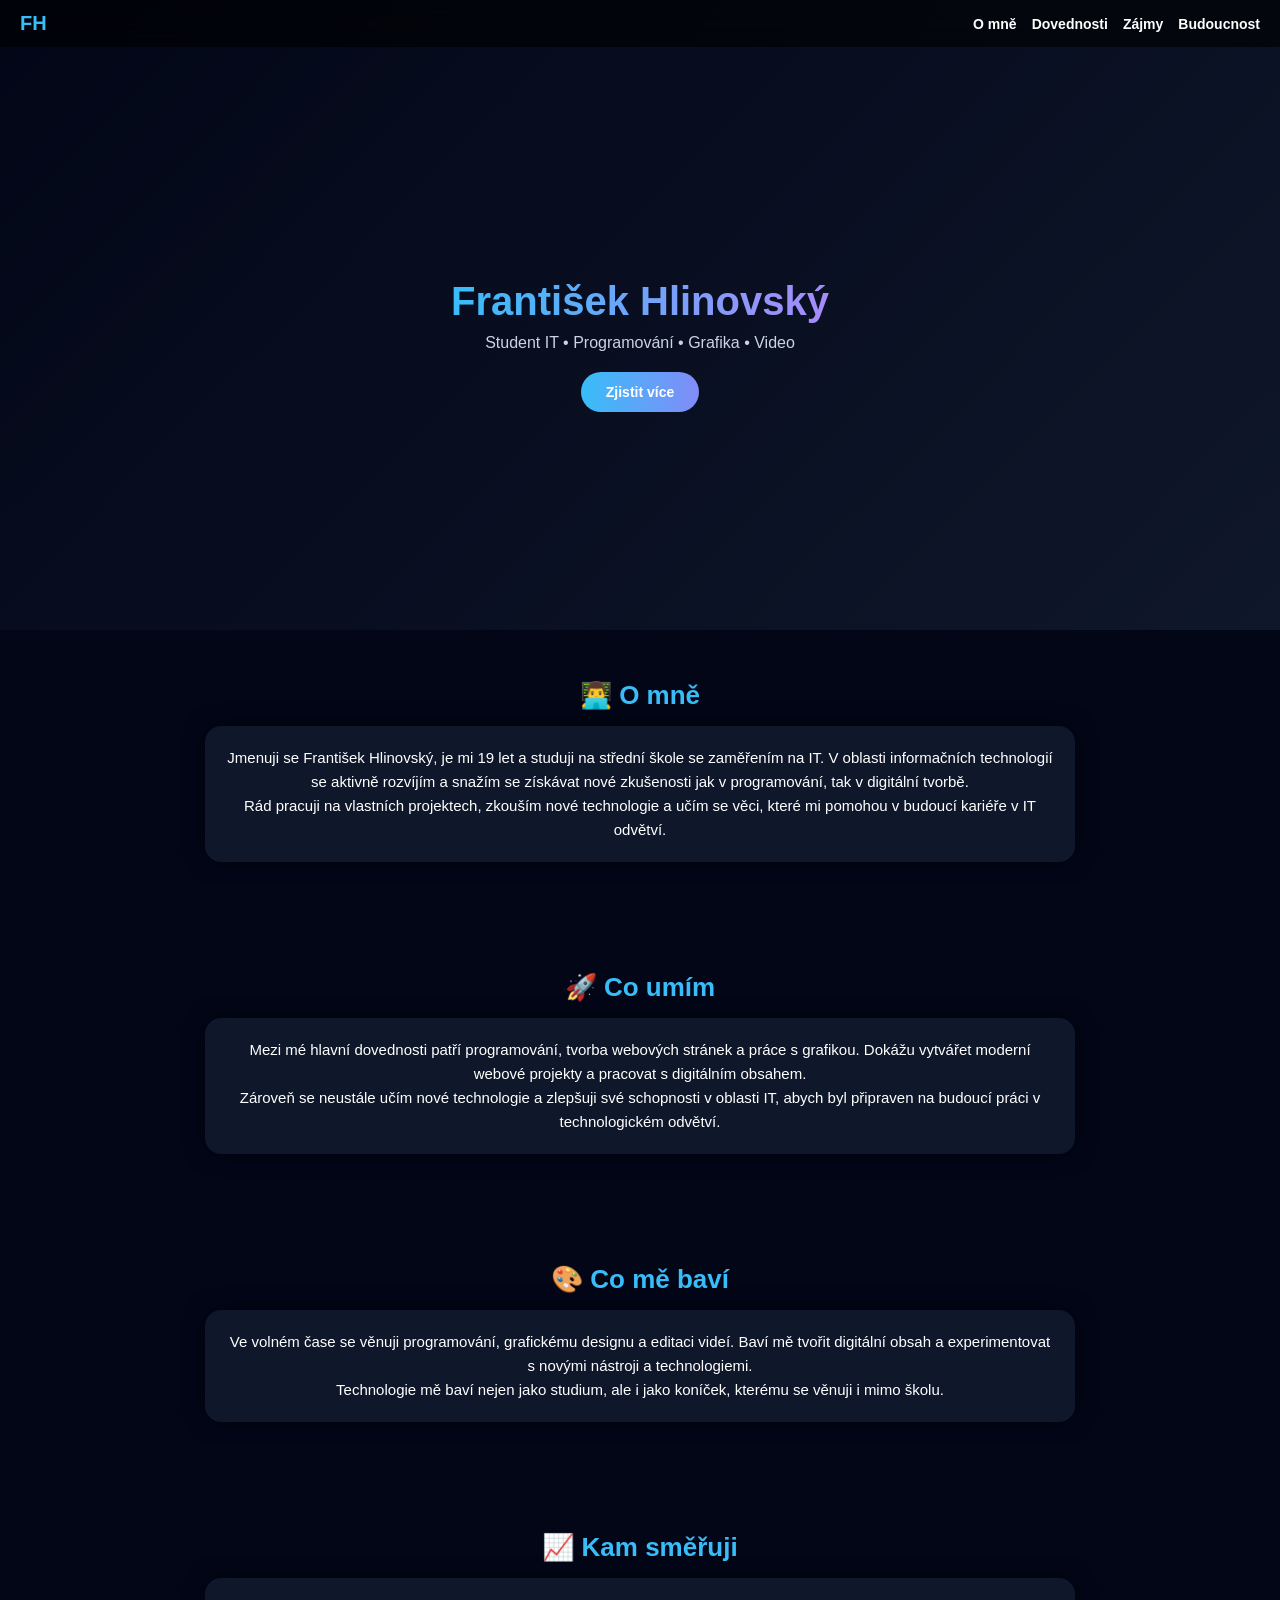
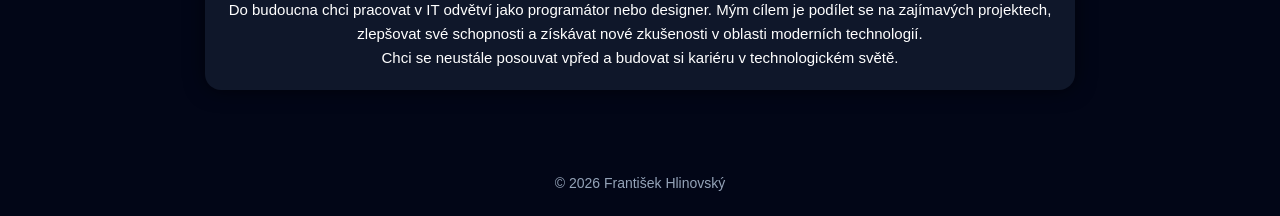
<file: index.html>
<!DOCTYPE html>
<html lang="cs">
<head>
    <meta charset="UTF-8">
    <meta name="viewport" content="width=device-width, initial-scale=1.0">
    <title>František Hlinovský | IT profil</title>
    <link rel="stylesheet" href="style.css">
</head>
<body>

<nav>
    <div class="logo">FH</div>
    <ul>
        <li><a href="#about">O mně</a></li>
        <li><a href="#skills">Dovednosti</a></li>
        <li><a href="#hobby">Zájmy</a></li>
        <li><a href="#future">Budoucnost</a></li>
    </ul>
</nav>

<header class="hero">
    <h1 class="fade">František Hlinovský</h1>
    <p class="fade delay">Student IT • Programování • Grafika • Video</p>
    <a href="#about" class="btn fade delay2">Zjistit více</a>
</header>

<section id="about" class="reveal">
    <h2>👨‍💻 O mně</h2>
    <div class="card">
        <p>
        Jmenuji se František Hlinovský, je mi 19 let a studuji na střední škole se zaměřením na IT. 
        V oblasti informačních technologií se aktivně rozvíjím a snažím se získávat nové zkušenosti 
        jak v programování, tak v digitální tvorbě.
        </p>
        <p>
        Rád pracuji na vlastních projektech, zkouším nové technologie a učím se věci, 
        které mi pomohou v budoucí kariéře v IT odvětví.
        </p>
    </div>
</section>

<section id="skills" class="reveal">
    <h2>🚀 Co umím</h2>
    <div class="card">
        <p>
        Mezi mé hlavní dovednosti patří programování, tvorba webových stránek a práce s grafikou. 
        Dokážu vytvářet moderní webové projekty a pracovat s digitálním obsahem.
        </p>
        <p>
        Zároveň se neustále učím nové technologie a zlepšuji své schopnosti v oblasti IT, 
        abych byl připraven na budoucí práci v technologickém odvětví.
        </p>
    </div>
</section>

<section id="hobby" class="reveal">
    <h2>🎨 Co mě baví</h2>
    <div class="card">
        <p>
        Ve volném čase se věnuji programování, grafickému designu a editaci videí. 
        Baví mě tvořit digitální obsah a experimentovat s novými nástroji a technologiemi.
        </p>
        <p>
        Technologie mě baví nejen jako studium, ale i jako koníček, kterému se věnuji 
        i mimo školu.
        </p>
    </div>
</section>

<section id="future" class="reveal">
    <h2>📈 Kam směřuji</h2>
    <div class="card">
        <p>
        Do budoucna chci pracovat v IT odvětví jako programátor nebo designer. 
        Mým cílem je podílet se na zajímavých projektech, zlepšovat své schopnosti 
        a získávat nové zkušenosti v oblasti moderních technologií.
        </p>
        <p>
        Chci se neustále posouvat vpřed a budovat si kariéru v technologickém světě.
        </p>
    </div>
</section>

<footer>
    © 2026 František Hlinovský
</footer>

<script>
const reveals = document.querySelectorAll(".reveal");
window.addEventListener("scroll", () => {
  for (let i = 0; i < reveals.length; i++) {
    let windowHeight = window.innerHeight;
    let revealTop = reveals[i].getBoundingClientRect().top;
    let revealPoint = 100;
    if (revealTop < windowHeight - revealPoint) {
      reveals[i].classList.add("active");
    }
  }
});
</script>

</body>
</html>
</file>
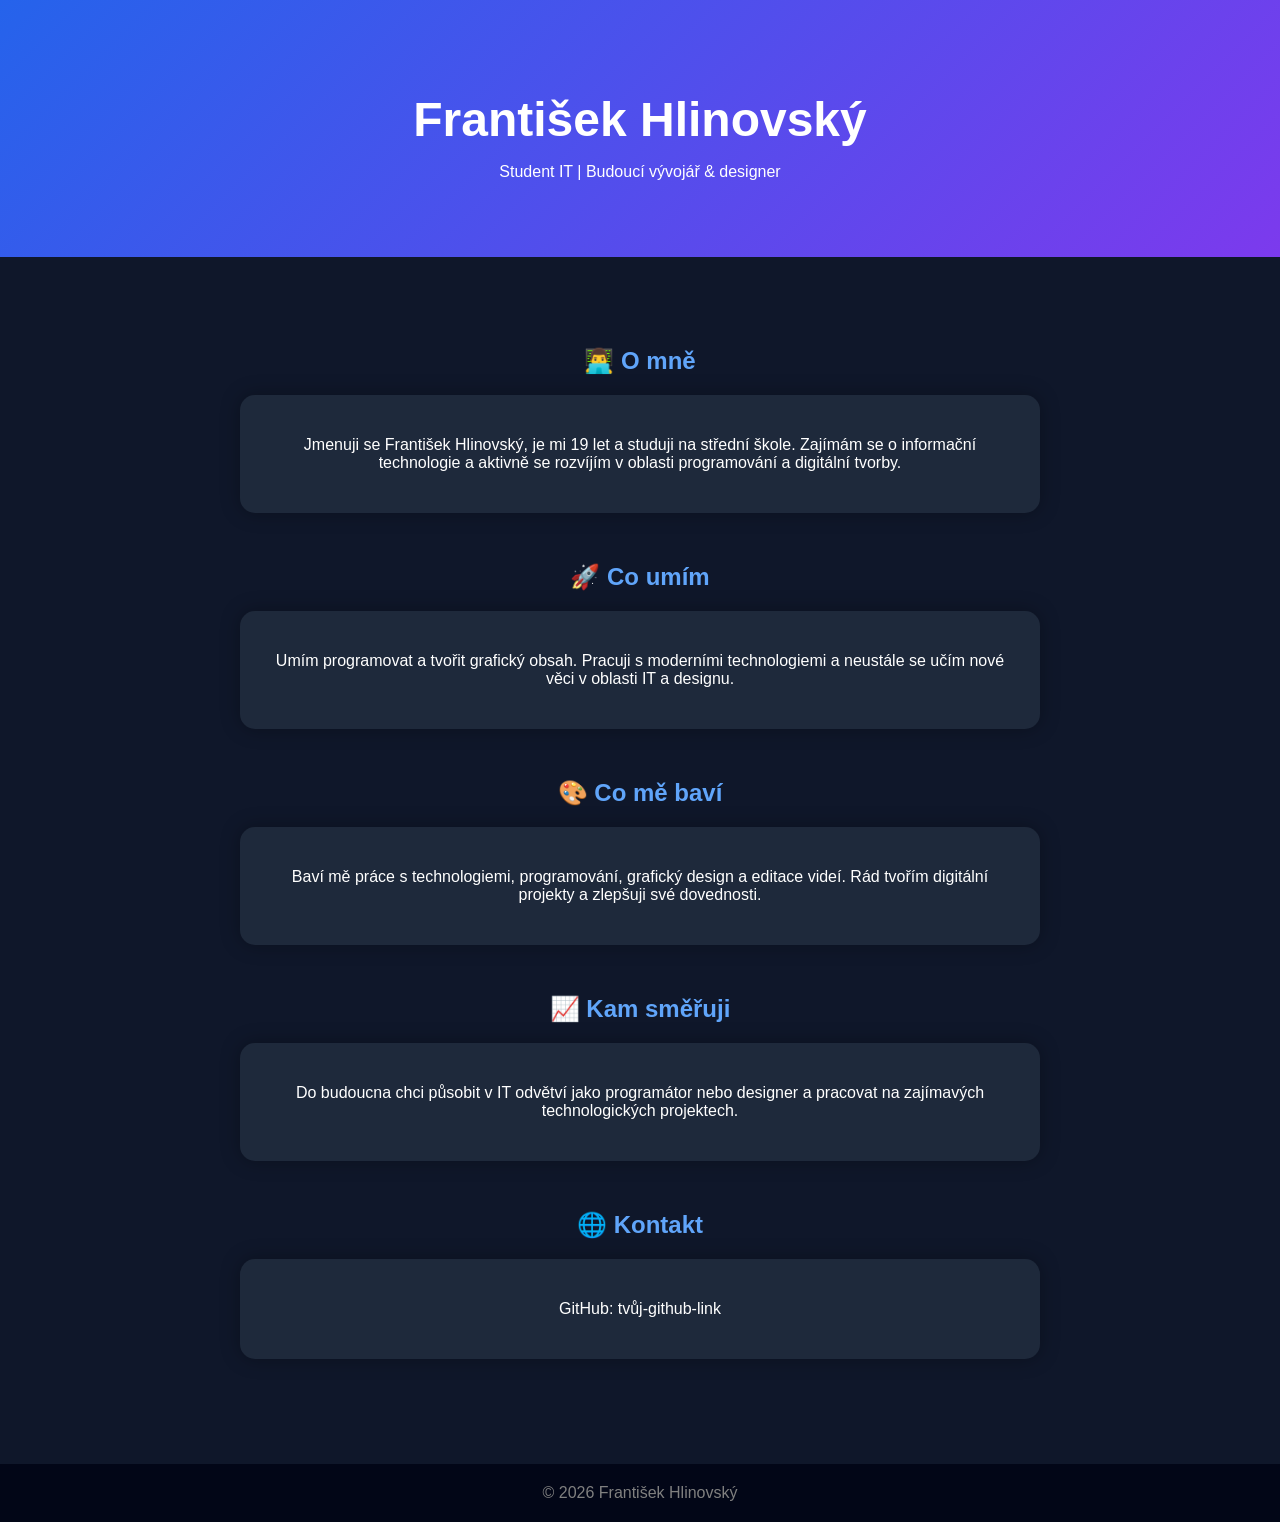
<file: web1.html>
<!DOCTYPE html>
<html lang="cs">
<head>
    <meta charset="UTF-8">
    <meta name="viewport" content="width=device-width, initial-scale=1.0">
    <title>František Hlinovský | IT profil</title>
    <link rel="stylesheet" href="web1.css">
</head>
<body>

<header>
    <h1>František Hlinovský</h1>
    <p>Student IT | Budoucí vývojář & designer</p>
</header>

<section>
    <h2>👨‍💻 O mně</h2>
    <div class="card">
        <p>Jmenuji se František Hlinovský, je mi 19 let a studuji na střední škole. 
        Zajímám se o informační technologie a aktivně se rozvíjím v oblasti programování a digitální tvorby.</p>
    </div>

    <h2>🚀 Co umím</h2>
    <div class="card">
        <p>Umím programovat a tvořit grafický obsah. Pracuji s moderními technologiemi 
        a neustále se učím nové věci v oblasti IT a designu.</p>
    </div>

    <h2>🎨 Co mě baví</h2>
    <div class="card">
        <p>Baví mě práce s technologiemi, programování, grafický design a editace videí. 
        Rád tvořím digitální projekty a zlepšuji své dovednosti.</p>
    </div>

    <h2>📈 Kam směřuji</h2>
    <div class="card">
        <p>Do budoucna chci působit v IT odvětví jako programátor nebo designer 
        a pracovat na zajímavých technologických projektech.</p>
    </div>

    <h2>🌐 Kontakt</h2>
    <div class="card">
        <p>GitHub: tvůj-github-link</p>
    </div>
</section>

<footer>
    © 2026 František Hlinovský
</footer>

</body>
</html>
</file>
<file: style.css>
*{
    margin:0;
    padding:0;
    box-sizing:border-box;
    scroll-behavior:smooth;
    font-family: Arial, Helvetica, sans-serif;
}

body{
    background:#020617;
    color:white;
}

/* NAVBAR */
nav{
    position:fixed;
    width:100%;
    top:0;
    display:flex;
    justify-content:space-between;
    align-items:center;
    padding:12px 20px;
    background:rgba(0,0,0,0.6);
    backdrop-filter: blur(10px);
    z-index:1000;
}

nav ul{
    display:flex;
    list-style:none;
    flex-wrap:wrap;
}

nav ul li{
    margin-left:15px;
}

nav a{
    color:white;
    text-decoration:none;
    font-weight:bold;
    font-size:14px;
    transition:0.3s;
}

nav a:hover{
    color:#38bdf8;
}

.logo{
    font-size:20px;
    font-weight:bold;
    color:#38bdf8;
}

/* HERO */
.hero{
    min-height:70vh;
    display:flex;
    flex-direction:column;
    justify-content:center;
    align-items:center;
    background:linear-gradient(135deg,#020617,#0f172a);
    text-align:center;
    padding:100px 15px 40px 15px;
}

.hero h1{
    font-size:40px;
    background:linear-gradient(90deg,#38bdf8,#a78bfa);
    -webkit-background-clip:text;
    color:transparent;
}

.hero p{
    margin-top:10px;
    font-size:16px;
    color:#cbd5e1;
}

.btn{
    margin-top:20px;
    padding:12px 25px;
    border-radius:30px;
    background:linear-gradient(90deg,#38bdf8,#818cf8);
    text-decoration:none;
    color:white;
    font-weight:bold;
    transition:0.3s;
    font-size:14px;
}

.btn:hover{
    transform:scale(1.05);
    box-shadow:0 0 15px #38bdf8;
}

/* SECTIONS */
section{
    padding:50px 15px;
    max-width:900px;
    margin:auto;
    text-align:center;
}

h2{
    font-size:26px;
    margin-bottom:15px;
    color:#38bdf8;
}

/* CARD */
.card{
    background:#0f172a;
    padding:20px;
    border-radius:16px;
    margin:10px 0;
    transition:0.3s;
    box-shadow:0 0 20px rgba(0,0,0,0.6);
    line-height:1.6;
    font-size:15px;
}

.card:hover{
    transform:translateY(-5px);
    box-shadow:0 0 20px #38bdf8;
}

/* FOOTER */
footer{
    text-align:center;
    padding:25px;
    color:#94a3b8;
    font-size:14px;
}

/* FADE */
.fade{
    opacity:0;
    transform:translateY(20px);
    animation:fadeIn 1s forwards;
}

.delay{animation-delay:0.4s;}
.delay2{animation-delay:0.8s;}

@keyframes fadeIn{
    to{
        opacity:1;
        transform:translateY(0);
    }
}

/* SCROLL */
.reveal{
    opacity:0;
    transform:translateY(40px);
    transition:0.8s;
}

.reveal.active{
    opacity:1;
    transform:translateY(0);
}

/* SCROLLBAR */
::-webkit-scrollbar{
    width:6px;
}
::-webkit-scrollbar-track{
    background:#020617;
}
::-webkit-scrollbar-thumb{
    background:#38bdf8;
    border-radius:10px;
}

/* 📱 EXTRA MOBILE */
@media(max-width:600px){

.hero h1{
    font-size:32px;
}

.hero p{
    font-size:14px;
}

nav{
    padding:10px 15px;
}

nav a{
    font-size:13px;
}

h2{
    font-size:22px;
}

.card{
    font-size:14px;
    padding:18px;
}
}
</file>
<file: web1.css>
body {
    margin: 0;
    font-family: Arial, Helvetica, sans-serif;
    background: #0f172a;
    color: white;
    text-align: center;
}

header {
    padding: 60px 20px;
    background: linear-gradient(135deg, #2563eb, #7c3aed);
}

h1 {
    font-size: 48px;
    margin-bottom: 10px;
}

h2 {
    color: #60a5fa;
    margin-top: 50px;
}

section {
    padding: 40px 20px;
    max-width: 800px;
    margin: auto;
}

.card {
    background: #1e293b;
    padding: 25px;
    margin: 15px 0;
    border-radius: 15px;
    box-shadow: 0 0 20px rgba(0,0,0,0.3);
}

footer {
    margin-top: 50px;
    padding: 20px;
    background: #020617;
    color: gray;
}
</file>
